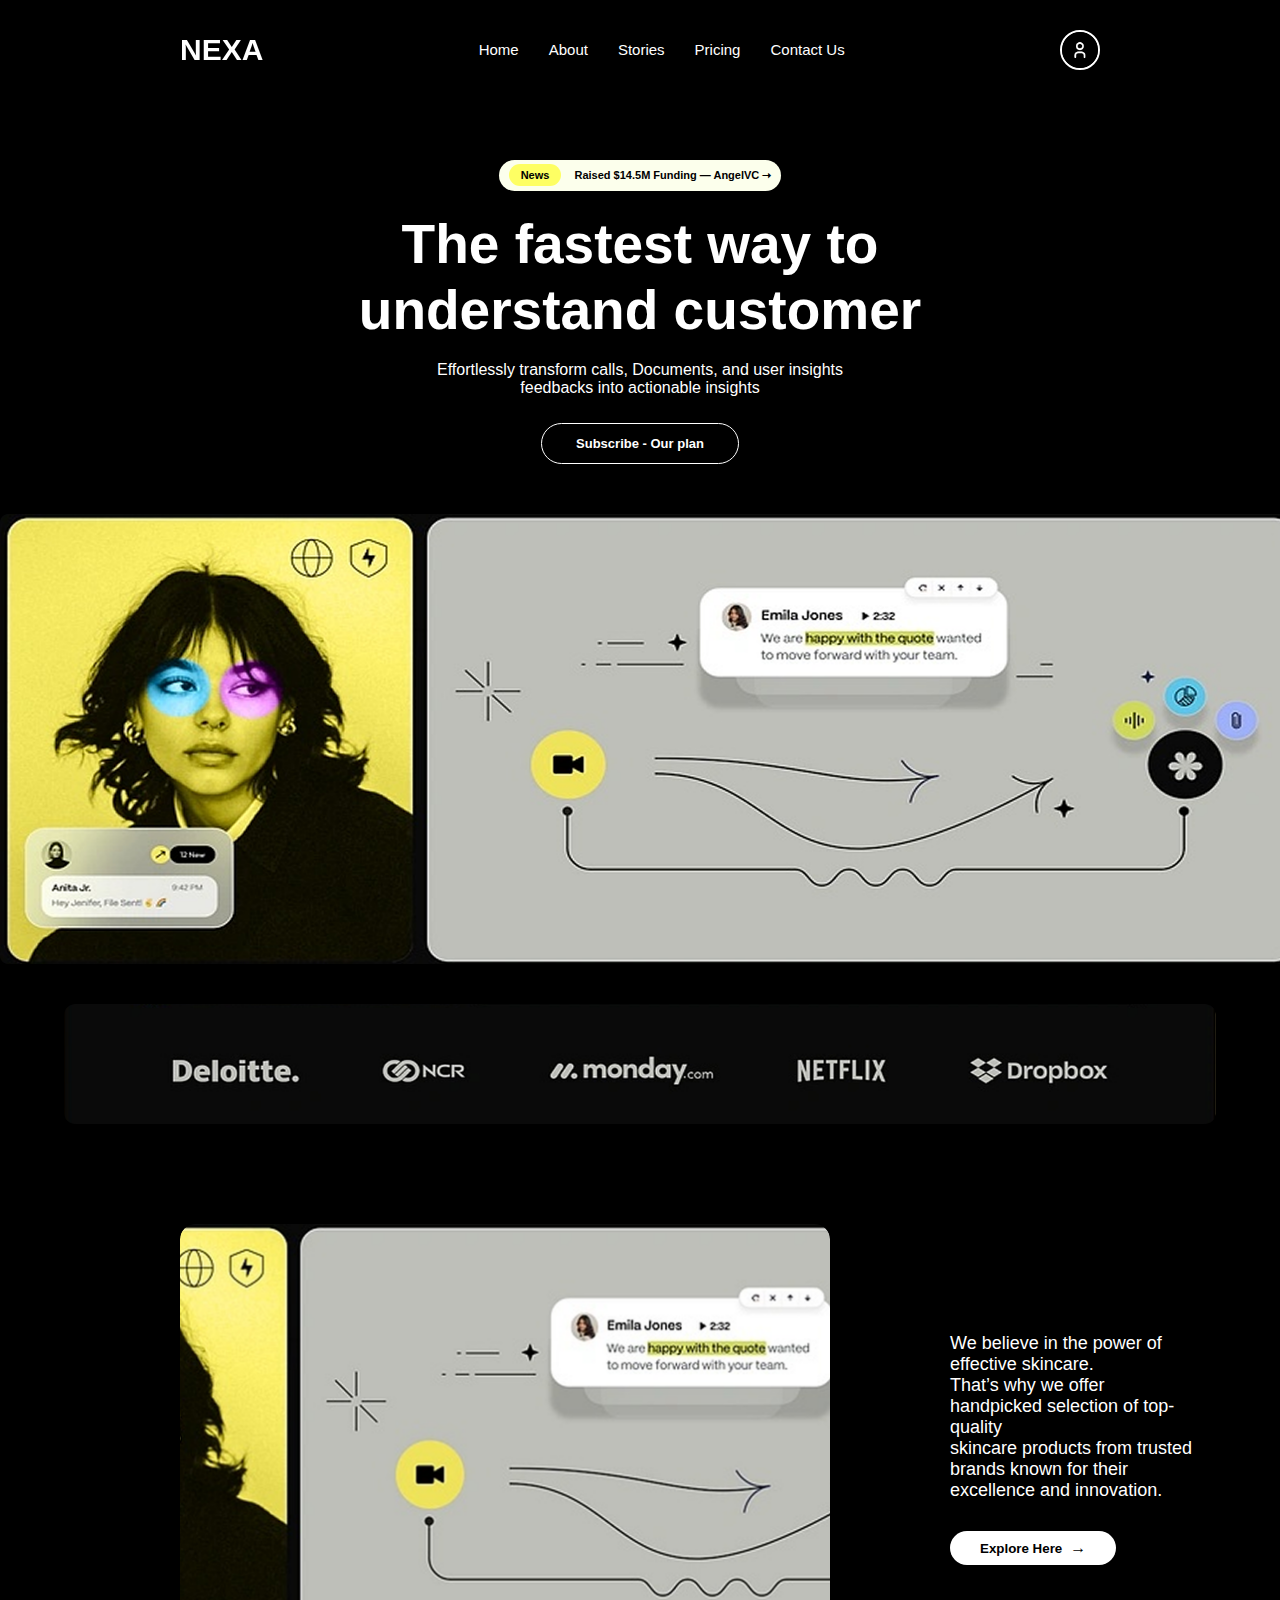
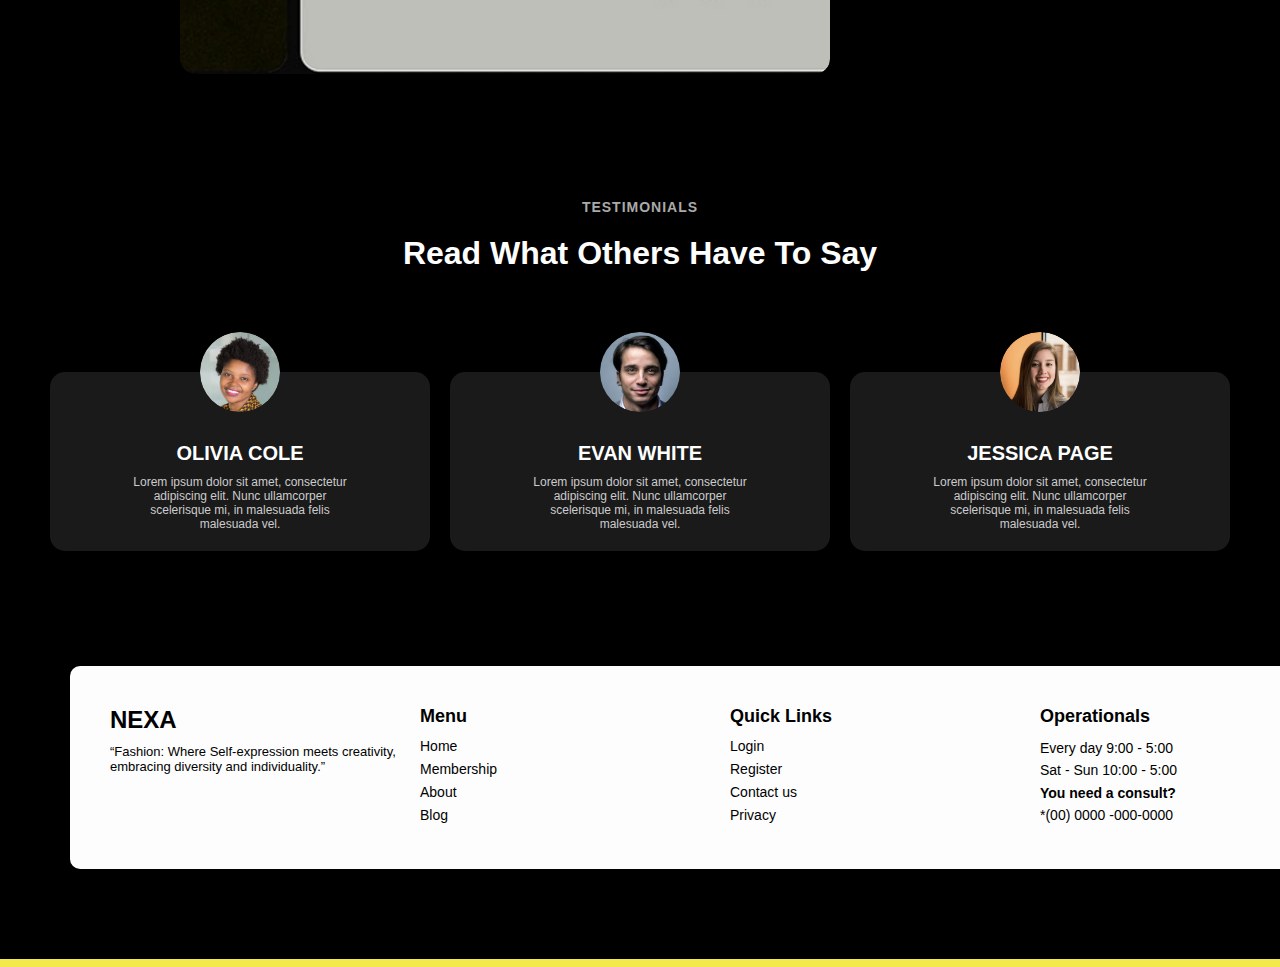
<file: NEXA/index.html>
<html>
    <!DOCTYPE html>
<html lang="en">
<head>
    <meta charset="UTF-8">
    <meta name="viewport" content="width=device-width, initial-scale=1.0">
    <title>NextGenAI</title>
    <link rel="stylesheet" href="style.css">
</head>
<body>
    <header>
        <div class="logo">NEXA</div>
        <nav class="nav-links">
            <ul>
                <li><a href="#">Home</a></li>
                <li><a href="http://127.0.0.1:3000/nextpage.html">About</a></li>
                <li><a href="#">Stories</a></li>
                <li><a href="#">Pricing</a></li>
                <li><a href="http://127.0.0.1:3000/contactpage.html">Contact Us</a></li>
            </ul>
        </nav>

       <div class="profile-container">
    <div class="profile-icon">
        <img src="profile.png" alt="Profile">
    </div>
    <div class="dropdown-menu">
        <a href="#">Settings</a>
        <a href="#">Profile</a>
        <a href="#">Logout</a>
    </div>
</div>
        
    </header>
    <section class="hero">
        <div class="text-box">
            <div class="news-badge">
                <span class="news">News</span>
                <span>Raised $14.5M Funding — AngelVC ➝</span>
            </div>
            <h1><span>The</span>  <span>fastest</span> <span>way</span> <span>to</span><br> <span>understand</span> <span>customer</span></h1>
            <p1>Effortlessly transform calls, Documents, and user insights<br>feedbacks into actionable insights</p1><br>
            <a href=""class="hero-botton">Subscribe - Our plan</a>
        </div>
        
    </section>
    <section class="image">
        <img src="Image.png">
    </section>
    <section class="feature">
        <div class="bar-img">
            <img src="bar.png">
        </div>
    </section>

    <div class="explore-section">
        <div class="explore-images">
            <div class="image-box new-products">
                <img src="Image.png" >
                
            </div>
            
        </div>
        <div class="explore-text">
            <p>We believe in the power of effective skincare.<br> That’s why we offer handpicked selection of top-quality<br> skincare products from trusted brands known for their excellence and innovation.</p>
            <button class="explore-btn">
                Explore Here <span class="arrow">→</span>
            </button>
        </div>
    </div>
    
    

    <section class="testimonials">
        <h3>TESTIMONIALS</h3>
        <h2>Read What Others Have To Say</h2>
    
        <div class="testimonial-container">
            <div class="testimonial-card">
                <img src="t3.png" alt="Olivia Cole">
                <h4>OLIVIA COLE</h4>
                <p>Lorem ipsum dolor sit amet, consectetur<br> adipiscing elit. Nunc ullamcorper<br> scelerisque mi, in malesuada felis<br> malesuada vel.</p>
            </div>
    
            <div class="testimonial-card">
                <img src="t2.png" alt="Evan White">
                <h4>EVAN WHITE</h4>
                <p>Lorem ipsum dolor sit amet, consectetur<br> adipiscing elit. Nunc ullamcorper<br> scelerisque mi, in malesuada felis<br> malesuada vel.</p>
            </div>
    
            <div class="testimonial-card">
                <img src="t1.png" alt="Jessica Page">
                <h4>JESSICA PAGE</h4>
                <p>Lorem ipsum dolor sit amet, consectetur<br> adipiscing elit. Nunc ullamcorper<br> scelerisque mi, in malesuada felis<br> malesuada vel.</p>
            </div>
        </div>
    </section>

    <footer class="footer">
        <div class="footer-container">
            <div class="footer-section brand">
                <h2>NEXA</h2>
                <p3>“Fashion: Where Self-expression meets creativity,<br> embracing diversity and individuality.”</p3>
                <div class="social-icons">
                    <a href="#"><i class="fab fa-facebook-f"></i></a>
                    <a href="#"><i class="fab fa-instagram"></i></a>
                    <a href="#"><i class="fas fa-times"></i></a>
                    <a href="#"><i class="fab fa-snapchat"></i></a>
                </div>
            </div>
            
            <div class="footer-section">
                <h3>Menu</h3>
                <ul>
                    <li><a href="#">Home</a></li>
                    <li><a href="#">Membership</a></li>
                    <li><a href="#">About</a></li>
                    <li><a href="#">Blog</a></li>
                </ul>
            </div>
    
            <div class="footer-section">
                <h3>Quick Links</h3>
                <ul>
                    <li><a href="#">Login</a></li>
                    <li><a href="#">Register</a></li>
                    <li><a href="#">Contact us</a></li>
                    <li><a href="#">Privacy</a></li>
                </ul>
            </div>
    
            <div class="footer-section">
                <h3>Operationals</h3>
                <p>Every day 9:00 - 5:00 <br> Sat - Sun 10:00 - 5:00</p>
                <p><strong>You need a consult?</strong><br>*(00) 0000 -000-0000</p>
            </div>
        </div>
    </footer>
    
    <div class="footer-bottom-line"></div>
    
</body>
</html>

</html>
</file>
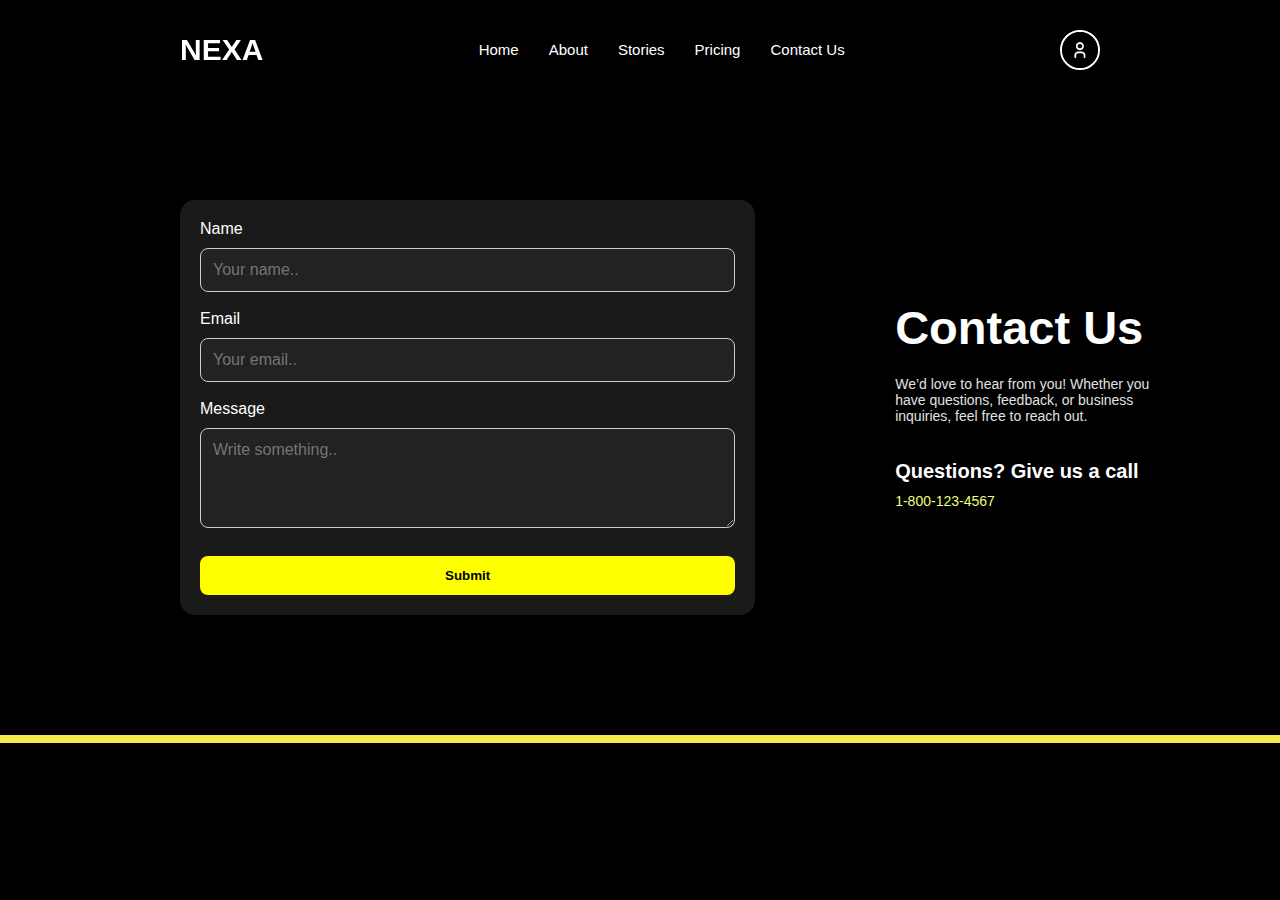
<file: NEXA/contactpage.html>
<html>
    <head>
        <meta charset="UTF-8">
        <meta name="viewport" content="width=device-width, initial-scale=1.0">
        <title>NextGenAI</title>
        <link rel="stylesheet" href="style.css">
    </head>
    <body>
        <header>
            <div class="logo">NEXA</div>
            <nav class="nav-links">
                <ul>
                    <li><a href="http://127.0.0.1:3000/index.html">Home</a></li>
                    <li><a href="http://127.0.0.1:3000/nextpage.html">About</a></li>
                    <li><a href="#">Stories</a></li>
                    <li><a href="#">Pricing</a></li>
                    <li><a href="#">Contact Us</a></li>
                </ul>
            </nav>
            <div class="profile-container">
                <div class="profile-icon">
                    <img src="profile.png" alt="Profile">
                </div>
                <div class="dropdown-menu">
                    <a href="#">Settings</a>
                    <a href="#">Profile</a>
                    <a href="#">Logout</a>
                </div>
            </div>
        </header>

        <div class="contact-section">

            <div class="contact-form">
                <form action="submit">
                    <label for="name">Name</label>
                    <input type="text" id="name" name="name" placeholder="Your name.."><br><br>

                    <label for="email">Email</label>
                    <input type="text" id="email" name="email" placeholder="Your email.."><br><br>

                    <label for="message">Message</label>
                    <textarea id="message" name="message" placeholder="Write something.."></textarea><br><br>

                    <button class="submit-btn">Submit</button>
                </form>
            </div>

            <div class="contact-text">
                <h1>Contact Us</h1>
                <p4>We’d love to hear from you! Whether you have questions, feedback, or business inquiries, feel free to reach out.</p4><br><br><br>
                
                <h3>Questions? Give us a call</h3>
                <p6>1-800-123-4567</p6><br><br>
            </div>
            
        </div>

        <div class="footer-bottom-line"></div>
    </body>    
</html>
</file>
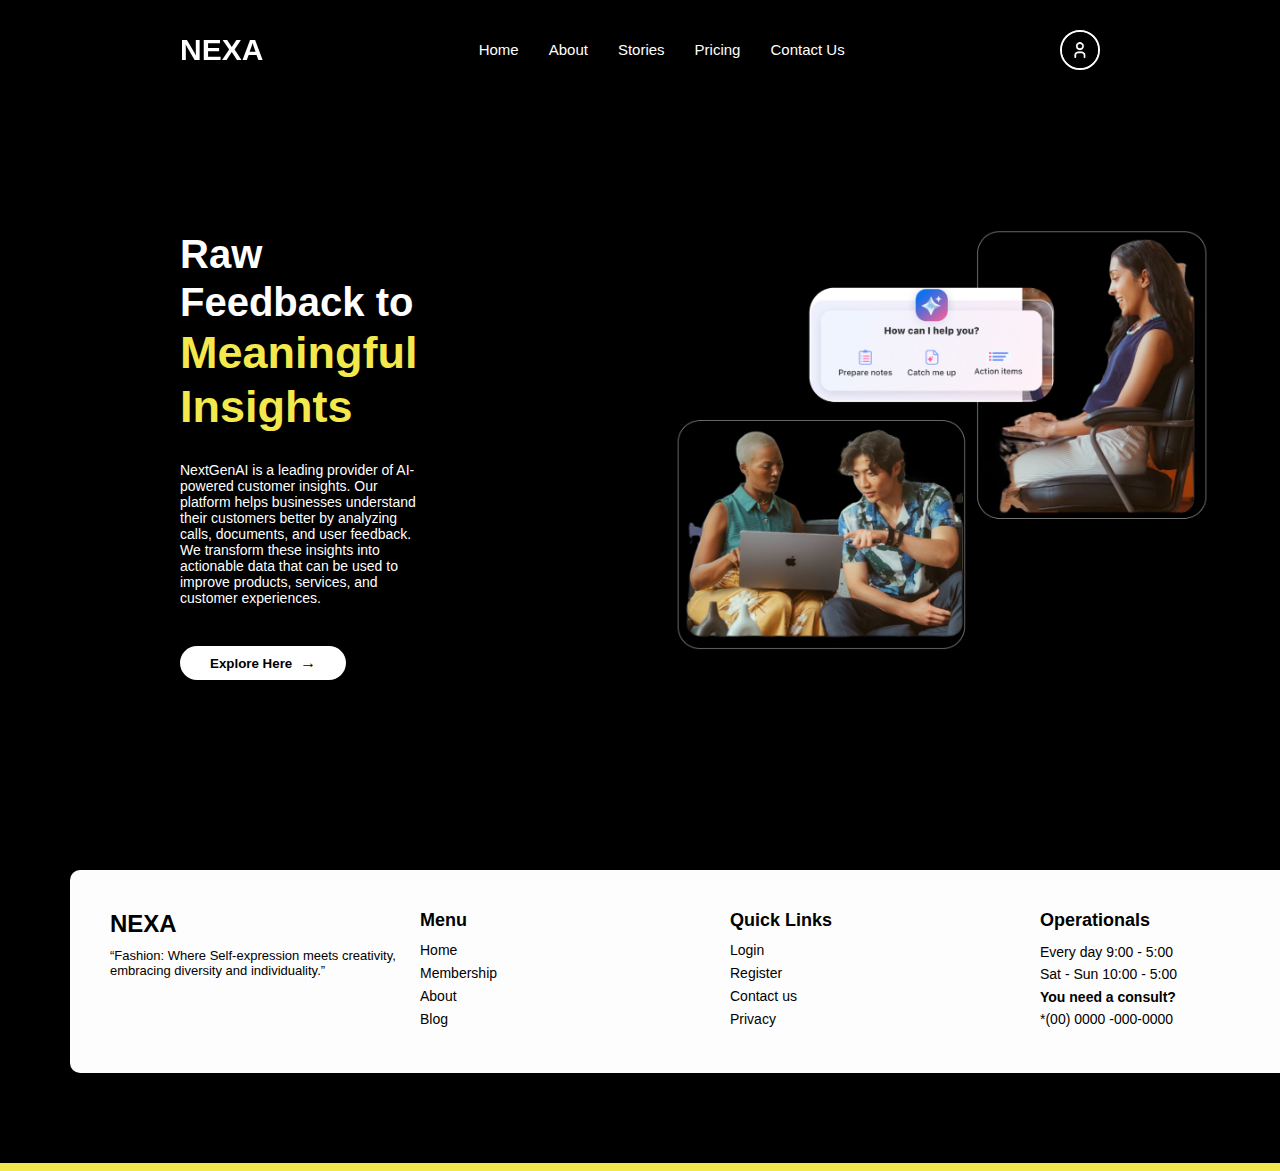
<file: NEXA/nextpage.html>
<html>
    <head>
        <meta charset="UTF-8">
        <meta name="viewport" content="width=device-width, initial-scale=1.0">
        <title>NextGenAI</title>
        <link rel="stylesheet" href="style.css">
    </head>
    <body>
        <header>
            <div class="logo">NEXA</div>
            <nav class="nav-links">
                <ul>
                    <li><a href="http://127.0.0.1:3000/index.html">Home</a></li>
                    <li><a href="#">About</a></li>
                    <li><a href="#">Stories</a></li>
                    <li><a href="#">Pricing</a></li>
                    <li><a href="http://127.0.0.1:3000/contactpage.html">Contact Us</a></li>
                </ul>
            </nav>
            <div class="profile-container">
                <div class="profile-icon">
                    <img src="profile.png" alt="Profile">
                </div>
                <div class="dropdown-menu">
                    <a href="#">Settings</a>
                    <a href="#">Profile</a>
                    <a href="#">Logout</a>
                </div>
            </div>
        </header>

        <div class="about-section">
            
            <div class="about-text">
                <h1>Raw Feedback to<br><span>Meaningful Insights</span></h1>
                <p>NextGenAI is a leading provider of AI-powered customer insights. Our platform helps businesses understand their customers better by analyzing calls, documents, and user feedback. We transform these insights into actionable data that can be used to improve products, services, and customer experiences.</p>
                
                <button class="explore-btn">
                    Explore Here <span class="arrow">→</span>
                </button>
            </div>
            <div class="about-images">
                <div class="image-box new-products">
                    <img src="aboutimg.png" >
                </div>
                
            </div>
        </div>

        <footer class="footer">
            <div class="footer-container">
                <div class="footer-section brand">
                    <h2>NEXA</h2>
                    <p3>“Fashion: Where Self-expression meets creativity,<br> embracing diversity and individuality.”</p3>
                    <div class="social-icons">
                        <a href="#"><i class="fab fa-facebook-f"></i></a>
                        <a href="#"><i class="fab fa-instagram"></i></a>
                        <a href="#"><i class="fas fa-times"></i></a>
                        <a href="#"><i class="fab fa-snapchat"></i></a>
                    </div>
                </div>
                
                <div class="footer-section">
                    <h3>Menu</h3>
                    <ul>
                        <li><a href="#">Home</a></li>
                        <li><a href="#">Membership</a></li>
                        <li><a href="#">About</a></li>
                        <li><a href="#">Blog</a></li>
                    </ul>
                </div>
        
                <div class="footer-section">
                    <h3>Quick Links</h3>
                    <ul>
                        <li><a href="#">Login</a></li>
                        <li><a href="#">Register</a></li>
                        <li><a href="#">Contact us</a></li>
                        <li><a href="#">Privacy</a></li>
                    </ul>
                </div>
        
                <div class="footer-section">
                    <h3>Operationals</h3>
                    <p>Every day 9:00 - 5:00 <br> Sat - Sun 10:00 - 5:00</p>
                    <p><strong>You need a consult?</strong><br>*(00) 0000 -000-0000</p>
                </div>
            </div>
        </footer>
        
        <div class="footer-bottom-line"></div>
    </body>
</html>
</file>
<file: NEXA/style.css>
* {
    margin: 0;
    padding: 0;
    box-sizing: border-box;
    font-family: 'segoe ui', sans-serif;
}

body {
    background-color: black;
    color: white;
    text-align: center;
}

header {
    display: flex;
    justify-content: space-between;
    align-items: center;
    padding: 30px 180px;
    background-color: black;
}
.logo {
    font-size: 30px;
    font-weight: bold;
    text-transform: uppercase;
    background-image: linear-gradient(90deg, rgb(255, 255, 255), rgb(255, 255, 255), yellow);
    background-size: 200% 100%;
    -webkit-background-clip: text;
    color: transparent;
    animation: colorWave 2s infinite linear;
  }
  
  @keyframes colorWave {
    0% {
      background-position: 0% 50%;
    }
    100% {
      background-position: 200% 50%;
    }
  }
  
.profile-icon img {
    width: 40px;
    height: 40px;
    border-radius: 50%; 
    border: 2px solid white;
    object-fit: cover; 
}
.profile-container {
    position: relative;
    display: inline-block;
}

.profile-icon img {
    width: 40px; 
    height: 40px;
    border-radius: 50%;
    cursor: pointer;
}

.dropdown-menu {
    display: none;
    position: absolute;
    right: 0;
    background: white;
    min-width: 150px;
    border-radius: 8px;
    z-index: 10;
}

.dropdown-menu a {
    display: block;
    padding: 10px;
    text-decoration: none;
    color: black;
    transition: background 0.2s;
}

.dropdown-menu a:hover {
    background: #f0f0f0;
}

.profile-container:hover .dropdown-menu {
    display: block;
}

nav ul {
    list-style: none;
    display: flex;
}

nav ul li {
    margin: 0 15px;
}

nav ul li a {
    text-decoration: none;
    color: white;
    font-size: 15px;
}

.nav-links ul li::after{
    content: '';
    width: 0%;
    height: 2px;
    background: #F3E94D;
    display: block;
    margin: auto;
    transition: 0.5s;
}
.nav-links ul li:hover::after{
    width: 100%;
}


.cart-icon {
    font-size: 20px;
}
.hero{
    display: flex;
    justify-content: space-evenly;
    align-items: center;
    padding: 60px;

}
.text-box h1{
    font-size: 55px;
    font-weight: bold;
    color: white;
    padding-bottom: 18px;
    line-height: 1.2;
    
}
.text-box h1 span {
    display: inline-block;
    transition: color 0.3s ease-in-out;
    color: white; 
}
.text-box h1 span:hover {
    color: #F3E94D; 
}

.news-badge {
    display: inline-block;
    background-color: rgb(252, 255, 236);
    color: black;
    padding: 9px 10px;
    border-radius: 30px;
    font-size: 11px;
    font-weight: bold;
    margin-bottom: 20px;
}

.news {
    background: rgba(255, 255, 0, 0.579);
    padding: 5px 12px;
    border-radius: 20px;
    font-weight: bold;
    margin-right: 10px;

}

.text-box p1{
    font-size: 16px;
    color: white;

}
.hero-botton {
    display: inline-block;
    text-decoration: none;
    color: #fff;
    border: 1px solid #ffffff;
    border-radius: 50px;
    padding: 12px 34px;
    font-size: 13px;
    position: relative;
    cursor: pointer;
    margin-top: 26px;
    font-weight: bold;
}
.hero-botton:hover{
    border: 1px solid  #F3E94D;
    background: #F3E94D;
    transition: 0.1s;
    color: black;
    font-weight: bold;
}
.image img{
    width: 1300px;
    height: 450px;
    margin-top: -10px;

}
.bar-img img{
    width: 90%;
    height: 120px;
    margin-top: 40px;
}

.explore-section {
    display: flex;
    align-items: center;
    gap: 40px;
    margin-left: 100px;
    margin-top: 100px;
    margin-bottom: 120px;
}

.explore-images {
    display: flex;
    gap: 20px;
}

.image-box {
    position: relative;
    width: 700px;
    height: 300px;
    border-radius: 15px;
    overflow: hidden;
    margin-left: 80px;
}

.image-box img {
    width: 100%;
    height: 100%;
    object-fit: cover;
    border-radius: 15px;
}
.product-btn {
    position: absolute;
    bottom: 10px;
    left: 50%;
    transform: translateX(-50%);
    background: white;
    padding: 5px 15px;
    border: none;
    font-size: 12px;
    font-weight: bold;
    border-radius: 20px;
    cursor: pointer;
}
.explore-text {
    font-size: 18px;
    color: #ffffff;
    padding-left: 80px;
    text-align: left;
    padding-right: 80px;
}
.explore-btn {
    background: #F3E94D;
    color: rgb(0, 0, 0);
    border: none;
    padding: 8px 15px;
    border-radius: 20px;
    font-weight: bold;
    cursor: pointer;
    display: flex;
    align-items: center;
    gap: 8px;
    margin-top: 40px;
}
.explore-btn:hover {
    background: #fcfcfb;
    color: black;
    transition: 0.1s;
}

.arrow {
    font-size: 16px;
}
.testimonials {
    text-align: center;
    color: white;
    padding: 5px 5px;
    margin-bottom: 40px;
}

.testimonials h3 {
    font-size: 14px;
    font-weight: bold;
    letter-spacing: 1px;
    color: #aaa;
    margin-bottom: 20px;
}

.testimonials h2 {
    font-size: 32px;
    font-weight: bold;
    margin-bottom: 60px;
}

.testimonial-container {
    display: flex;
    justify-content: center;
    gap: 20px;
    flex-wrap: wrap;
}

.testimonial-card {
    display: inline-block;
    background-color: rgba(255, 255, 255, 0.1);
    border-radius: 15px;
    padding: 20px;
    width: 380px;
    text-align: center;
    position: relative;
    transition: transform 0.3s ease;
    margin-top: 40px;
}

.testimonial-card:hover {
    transform: translateY(-5px);
}

.testimonial-card img {
    width: 80px;
    height: 80px;
    border-radius: 50%;
    
    position: absolute;
    top: -40px;
    left: 50%;
    transform: translateX(-50%);
}

.testimonial-card h4 {
    background: none; 
    margin-top: 50px;
    font-size: 20px;
    font-weight: bold;
}

.testimonial-card p {
    background: none; 
    font-size: 12px;
    color: #ccc;
    margin-top: 10px;
}



.footer {
    display: flex;
    background-color: #fdfdfd; 
    padding: 40px;
    border-radius: 10px;
    margin: 70px;
    display: inline-block;
    width: 1300px;
}

.footer-container {
    display: flex;
    justify-content: space-between;
    align-items: flex-start; 
    flex-wrap: wrap;
    gap: 20px;
    text-align: left;
}

.footer-section {
    flex: 1;
    min-width: 200px;
    text-align: left;
}

.brand h2 {
    font-size: 24px;
    font-weight: bold;
    color: black;
    margin-bottom: 10px;
}

.brand p3 {
    font-size: 13px;
    margin-top: 20px;
    color: #000;
    font-weight: medium;
}
.footer-section h3 {
    font-size: 18px;
    color: #000;
    font-weight: bold;
    margin-bottom: 10px;
    text-align: left;
  
}

.footer-section ul {
    list-style: none;
    padding: 0;
    text-align: left;
}

.footer-section ul li {
    margin-bottom: 5px;
}

.footer-section ul li a {
    text-decoration: none;
    color: black;
    font-size: 14px;
}

.footer-section p {
    color: #000;
    font-size: 14px;
    line-height: 1.6;
    font-weight: medium;
}

@media (max-width: 768px) {
    .footer-container {
        flex-direction: column;
        align-items: flex-start; 
    }
}
footer {
    position: relative;
    background-color: #02002a; 
    color: white;
    padding: 20px;
    text-align: center;
}

.footer-bottom-line {
    position: relative;
    bottom: 0;
    left: 0;
    width: 100%;
    height: 8px; 
    background: #F3E94D; 
    margin-top: 20px;
}


.about-section {
    display: flex;
    align-items: center;
    gap: 40px;
    margin-left: 100px;
    margin-top: 100px;
    margin-bottom: 120px;
    margin-right: 100px;
}

.about-images {
    display: flex;
    gap: 20px;
}

.image-box {
    position: relative;
    width: 650px;
    height: 450px;
    border-radius: 15px;
    overflow: hidden;
    
}

.product-btn {
    position: absolute;
    bottom: 10px;
    left: 50%;
    transform: translateX(-50%);
    background: white;
    padding: 5px 15px;
    border: none;
    font-size: 12px;
    font-weight: bold;
    border-radius: 20px;
    cursor: pointer;
}
.about-text {
    font-size: 15px;
    color: #ffffff;
    padding-left: 80px;
    text-align: left;
    padding-right: 80px;
    margin-top: 30px;
}
.about-text h1 {
    font-size: 40px;
    font-weight: bold;
    color: white;
    padding-bottom: 18px;
    line-height: 1.2;
}
.about-text h1 span {
    display: inline-block;
    transition: color 0.3s ease-in-out;
    color: #F3E94D;
    font-size: 45px; 
}
.about-text p {
    font-size: 14px;
    padding-top: 10px;
    padding-bottom: 10px;
}
.explore-btn {
    background: #ffffff;
    color: rgb(0, 0, 0);
    border: none;
    padding: 8px 30px;
    border-radius: 20px;
    font-weight: bold;
    cursor: pointer;
    display: flex;
    align-items: center;
    gap: 8px;
    margin-top: 30px;
}
.explore-btn:hover {
    background: #e3e305;
    color: black;
    transition: 0.1s;
}
.contact-section {
    display: flex;
    text-align: left;
    gap: 40px;
    margin-left: 100px;
    margin-top: 100px;
    margin-bottom: 120px;
    margin-right: 100px;
}
.contact-text {
    display: inline-block;
    padding-left: 100px;
    padding-top: 100px;
   
}
.contact-text h1 {
    font-size: 47px;
    font-weight: bold;
    color: white;
    padding-bottom: 20px;
    line-height: 1.2;
}
.contact-text p4 {
    font-size: 14px;
    color: rgb(225, 225, 225);
    padding-bottom: 20px;
}
.contact-text p5 {
    font-size: 18px;
    color: white;
    padding-bottom: 20px;
}
.contact-text h3{
    font-size: 20px;
    color: white;
    padding-bottom: 10px;
}
.contact-text p6 {
    font-size: 14px;
    color: rgb(243, 255, 116);
    padding-bottom: 20px;
}
.contact-form {
    width: 800px;
    background: rgba(255, 255, 255, 0.1);
    padding: 20px;
    border-radius: 15px;
    margin-left: 80px;
}
.contact-form input,
.contact-form textarea {
    width: 100%; 
    max-width: 700px;
    padding: 12px; 
    font-size: 16px;
    border: 1px solid #ccc; 
    border-radius: 8px; 
    background: #222; 
    color: #fff; 
    margin-top: 10px;
}
.contact-form textarea {
    margin-top: 10px;
    height: 100px; 
    resize: vertical; 
}
.submit-btn {
    background: yellow;
    color: black;
    padding: 12px 245px;
    border: none;
    cursor: pointer;
    font-weight: bold;
    border-radius: 8px;
    margin-top: 10px;
}

.submit-btn:hover {
    background: rgb(255, 242, 0);
}
</file>
